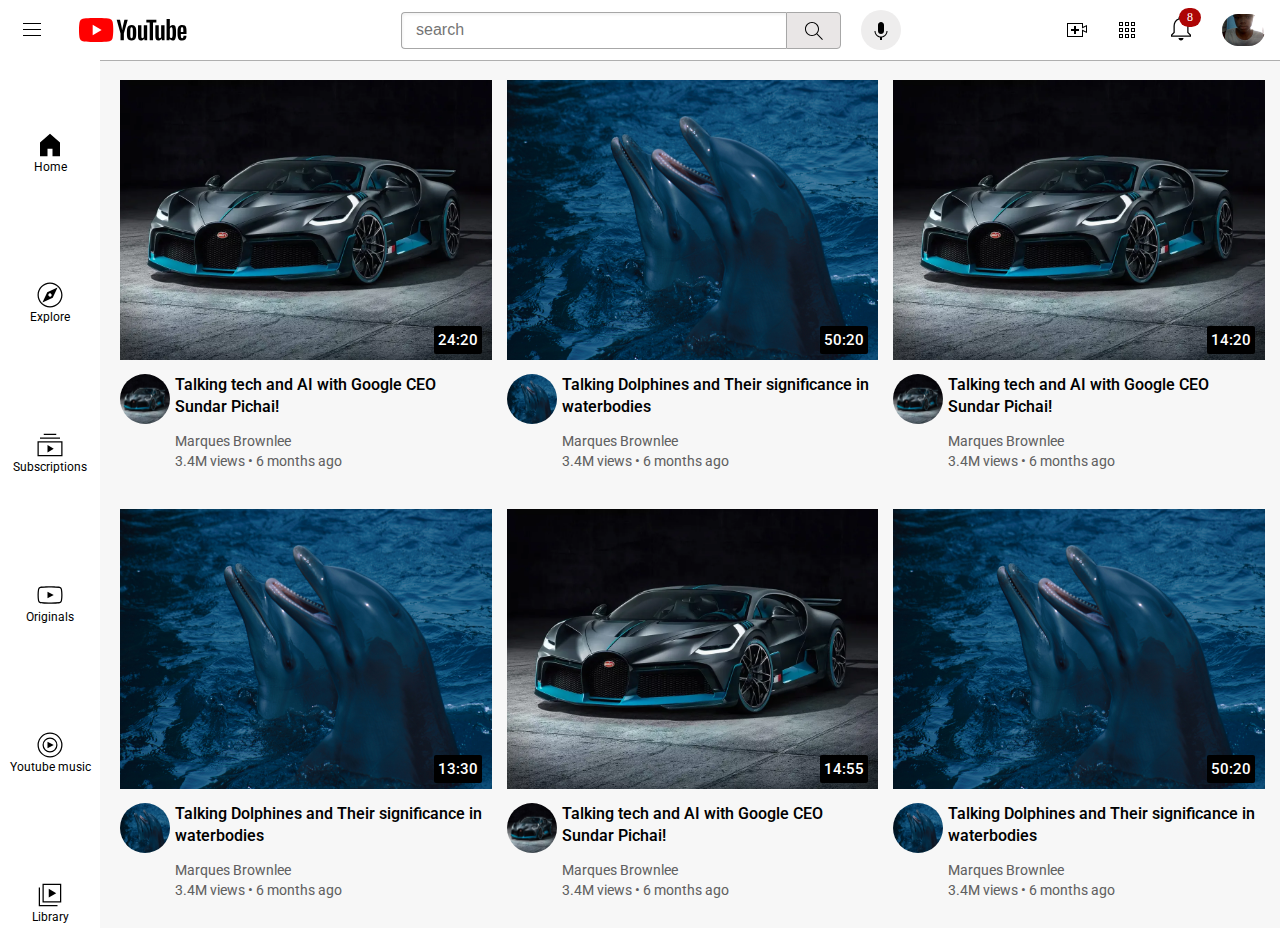
<file: index.htm>
<!DOCTYPE html>
<html lang="en">
  <head>
    <meta charset="UTF-8">
    <meta name="viewport" content="width=device-width, initial-scale=1.0">

    <link rel="stylesheet" href="stylesheet/video.css">
    
    <link rel="stylesheet" href="stylesheet/header.css">

    <link rel="icon" href="image/youtube-logo.jpg">

    <link rel="stylesheet" href="stylesheet/General.css">

    <link rel="stylesheet" href="stylesheet/sidebar.css">

    <title> Youtube.com clone</title>

  </head>
  <body>

    <div class="header">
          <div class="left-section">
           <img class="hamburger-menu" src="icons/hamburger-menu.svg" alt="">
           <img class="youtube-logo" src="icons\youtube-logo.svg" alt="">
          </div>

          <div class="middle-section">
            <input type="text" placeholder="search" class="search-bar">

            <button class="search-btn">
                <img class="search-icon" src="icons\search.svg" alt="">
            </button>
            <button class="voice-search-btn">
                  <img class="voice-search-icon" src="icons\voice-search-icon.svg" alt="">
            </button>
    </div>


          <div class="right-section">
               <img class="upload-icon" src="icons\upload.svg" alt="">
               <img class="youtube-apps-icon" src="icons\youtube-apps.svg" alt="">
               
               <div class="notification-container">
                <img class="notifications-icon" src="icons\notifications.svg" alt="">
                 <div class="notification-count">
                  8
                 </div>
               </div>     
               <img class="profile-picture" src="image\WIN_20240411_13_02_54_Pro.jpg" alt="">
          </div>
   </div>


   <div class="sidebar">
      <div class="sidebar-link">
        <img src="icons/home.svg" alt="" class="home">
        <p>Home</p>
      </div>

      <div class="sidebar-link">
         <img src="icons\explore.svg" alt="" class="explore">
         <p>Explore</p>
      </div>

      <div class="sidebar-link">
          <img src="icons\subscriptions.svg" alt="" class="subscriptions">
          <p>Subscriptions</p>
      </div>


      <div class="sidebar-link">
          <img src="icons\originals.svg" alt="" class="originals">
          <p>Originals</p>
      </div>


      <div class="sidebar-link">
           <img src="icons\youtube-music.svg" alt="" class="youtube-music">
           <p>Youtube music</p>
      </div>


      <div class="sidebar-link">
           <img src="icons\library.svg" alt="" class="library">
           
           <p>Library</p>

      </div>
   </div>




        

<div class="video-grid">
        <div class="video-preview">

          <div class="thumbnail-row">
                <img src="image/BUG1.webp" class="thumbnail" alt="An image of a Bugatti car">

                <div class="time">
                  24:20
                </div>
          </div>
          <div class="grid">
                <div class="channel-picture">
                  <img class="profile-pic" src="image/BUG1.webp" alt="">
                </div>

                <div class="video-info">
                  <p class="video-title">
                    Talking tech and AI with Google CEO Sundar Pichai! 
                  </p>
            
                  <p class="video-author">
                    Marques Brownlee
                  </p>
            
                  <p class="video-stats">
                    3.4M views &bull; 6 months ago 
                  </p>
                </div>
              
          </div>            
       </div>





<div class="video-preview">

      <div class="thumbnail-row">
      <img src="image/dolphine.jpg" class="thumbnail" alt="An image of a Bugatti car">


      <div class="time">
        50:20
      </div>


      </div>


      <div class="grid">
      <div class="channel-picture">
      <img class="profile-pic" src="image/dolphine.jpg" alt="">
      </div>

      <div class="video-info">
      <p class="video-title">
      Talking Dolphines and Their significance in waterbodies
      </p>

      <p class="video-author">
      Marques Brownlee
      </p>

      <p class="video-stats">
      3.4M views &bull; 6 months ago 
      </p>
      </div>           
      </div>

</div>



<div class="video-preview">

    <div class="thumbnail-row">
    <img src="image/BUG1.webp" class="thumbnail" alt="An image of a Bugatti car">

    <div class="time">
        14:20
    </div>

    </div>
    <div class="grid">
    <div class="channel-picture">
    <img class="profile-pic" src="image/BUG1.webp" alt="">
    </div>

    <div class="video-info">
    <p class="video-title">
    Talking tech and AI with Google CEO Sundar Pichai! 
    </p>

    <p class="video-author">
    Marques Brownlee
    </p>

    <p class="video-stats">
    3.4M views &bull; 6 months ago 
    </p>
    </div>

    </div>            
</div>


<div class="video-preview">

    <div class="thumbnail-row">
    <img src="image/dolphine.jpg" class="thumbnail" alt="An image of a Bugatti car">

    <div class="time">
      13:30
     </div>
    </div>


    <div class="grid">
    <div class="channel-picture">
    <img class="profile-pic" src="image/dolphine.jpg" alt="">
    </div>

    <div class="video-info">
    <p class="video-title">
    Talking Dolphines and Their significance in waterbodies
    </p>

    <p class="video-author">
    Marques Brownlee
    </p>

    <p class="video-stats">
    3.4M views &bull; 6 months ago 
    </p>
    </div>           
</div>

</div>


<div class="video-preview">

    <div class="thumbnail-row">
    <img src="image/BUG1.webp" class="thumbnail" alt="An image of a Bugatti car">

    <div class="time">
      14:55
    </div>

    </div>
    <div class="grid">
    <div class="channel-picture">
    <img class="profile-pic" src="image/BUG1.webp" alt="">
    </div>

    <div class="video-info">
    <p class="video-title">
    Talking tech and AI with Google CEO Sundar Pichai! 
    </p>

    <p class="video-author">
    Marques Brownlee
    </p>

    <p class="video-stats">
    3.4M views &bull; 6 months ago 
    </p>
    </div>

    </div>            
</div>


<div class="video-preview">

    <div class="thumbnail-row">
    <img src="image/dolphine.jpg" class="thumbnail" alt="An image of a Bugatti car">

    <div class="time">
      50:20
    </div>
  
    </div>


    <div class="grid">
    <div class="channel-picture">
    <img class="profile-pic" src="image/dolphine.jpg" alt="">
    </div>

    <div class="video-info">
    <p class="video-title">
    Talking Dolphines and Their significance in waterbodies
    </p>

    <p class="video-author">
    Marques Brownlee
    </p>

    <p class="video-stats">
    3.4M views &bull; 6 months ago 
    </p>
    </div>           
</div>

</div>





</div>         
       
             
   
        
  </body>
</html>
</file>
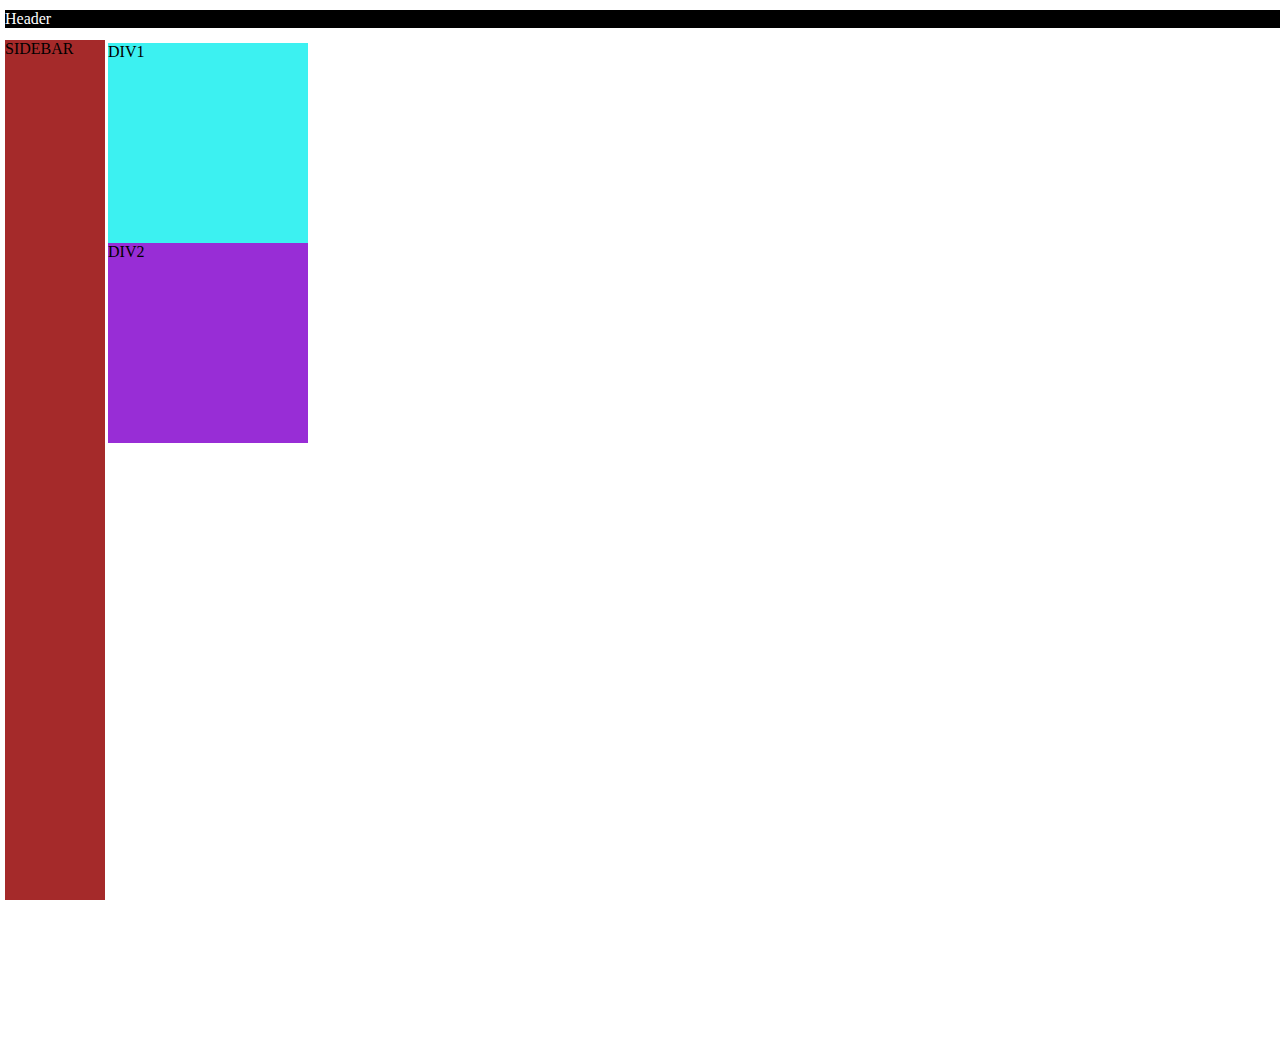
<file: css-positioning.html>
<!DOCTYPE html>
<html lang="en">
<head>
  <meta charset="UTF-8">
  <meta name="viewport" content="width=device-width, initial-scale=1.0">
  <title>Positioning</title>

  <style>

          body{
            height: 1000px;
            padding-left: 100px;
            padding-top: 35px;
          }

          .header{
             background-color: black;
             color: white;
             position: fixed;
             top: 10px;
             left: 5px;
             right: 0;
            }

           .div1{
            background-color: rgb(60, 241, 241);
            width: 200px;
            height: 200px;
           }


           .div2{
            background-color: rgb(152, 45, 214);
            width: 200px;
            height: 200px;
           }


           .sidebar{
             background-color: brown;
             top: 40px;
             position: fixed;
             bottom: 0;
             left: 5px;
             width: 100px;
           }
  </style>
</head>
<body>

    <div class="sidebar">
        SIDEBAR
    </div>
       <div class="header">
        Header
       </div>
       <div class="div1">DIV1</div>
       <div class="div2">DIV2</div>
</body>
</html>
</file>
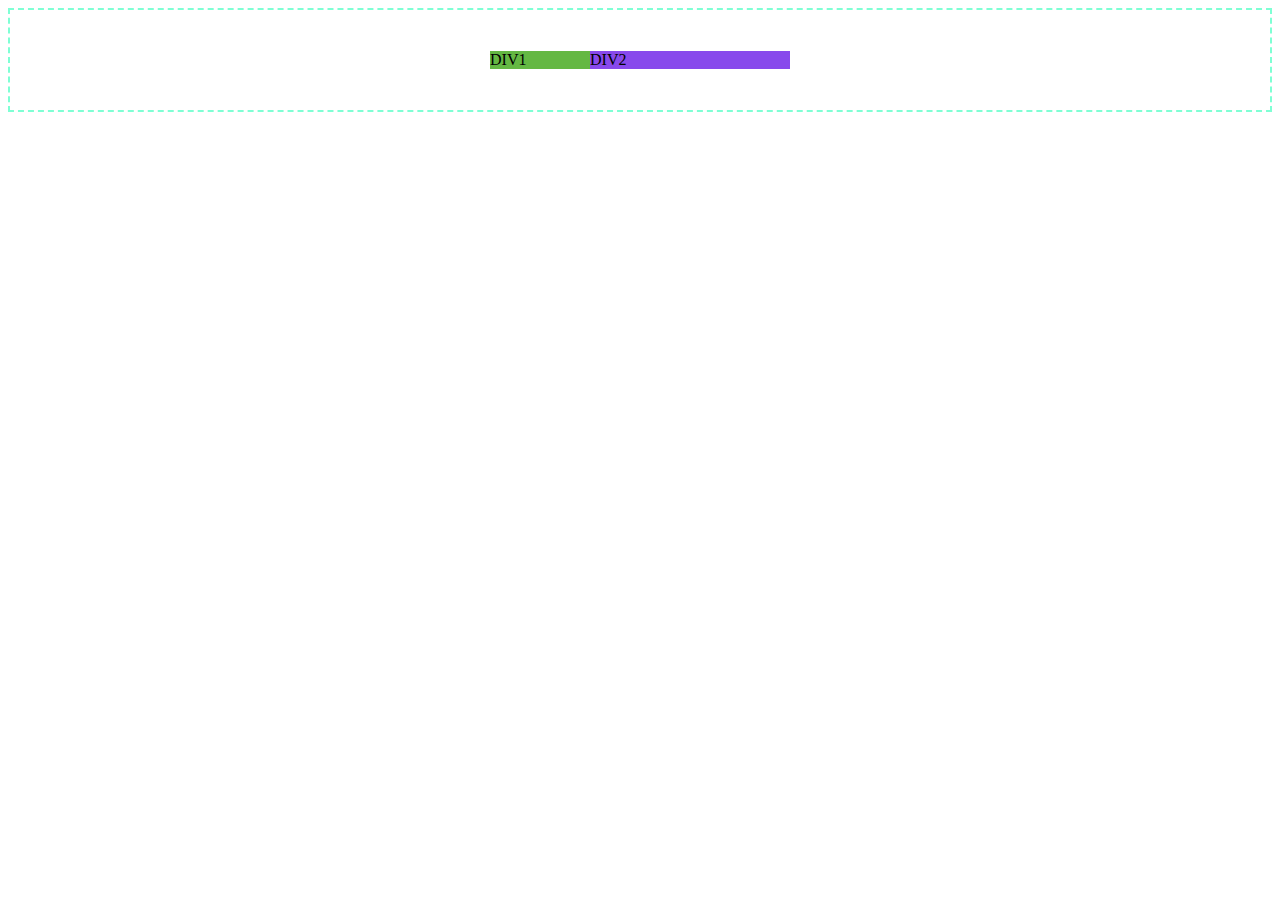
<file: flexbox.htm>
<!DOCTYPE html>
<html lang="en">
<head>
  <meta charset="UTF-8">
  <meta name="viewport" content="width=device-width, initial-scale=1.0">
  <title>Document</title>

  <style>
       .flex{
          display: flex;
          flex-direction: row;
          border-width: 2px;
          border-style: dashed;
          border-color: aquamarine;
          justify-content: center;
          align-items: center;
          height: 100px;
       }

       .d{
        background-color: rgb(100, 184, 67);
        width: 100px;
       
       }


       .e{
        background-color: rgb(136, 73, 236);
        width: 200px;
        
       }


  </style>
</head>
<body>
         <div class="flex">
               <div class="d">DIV1</div>
               <div class="e">DIV2</div>
         </div>
</body>
</html>
</file>
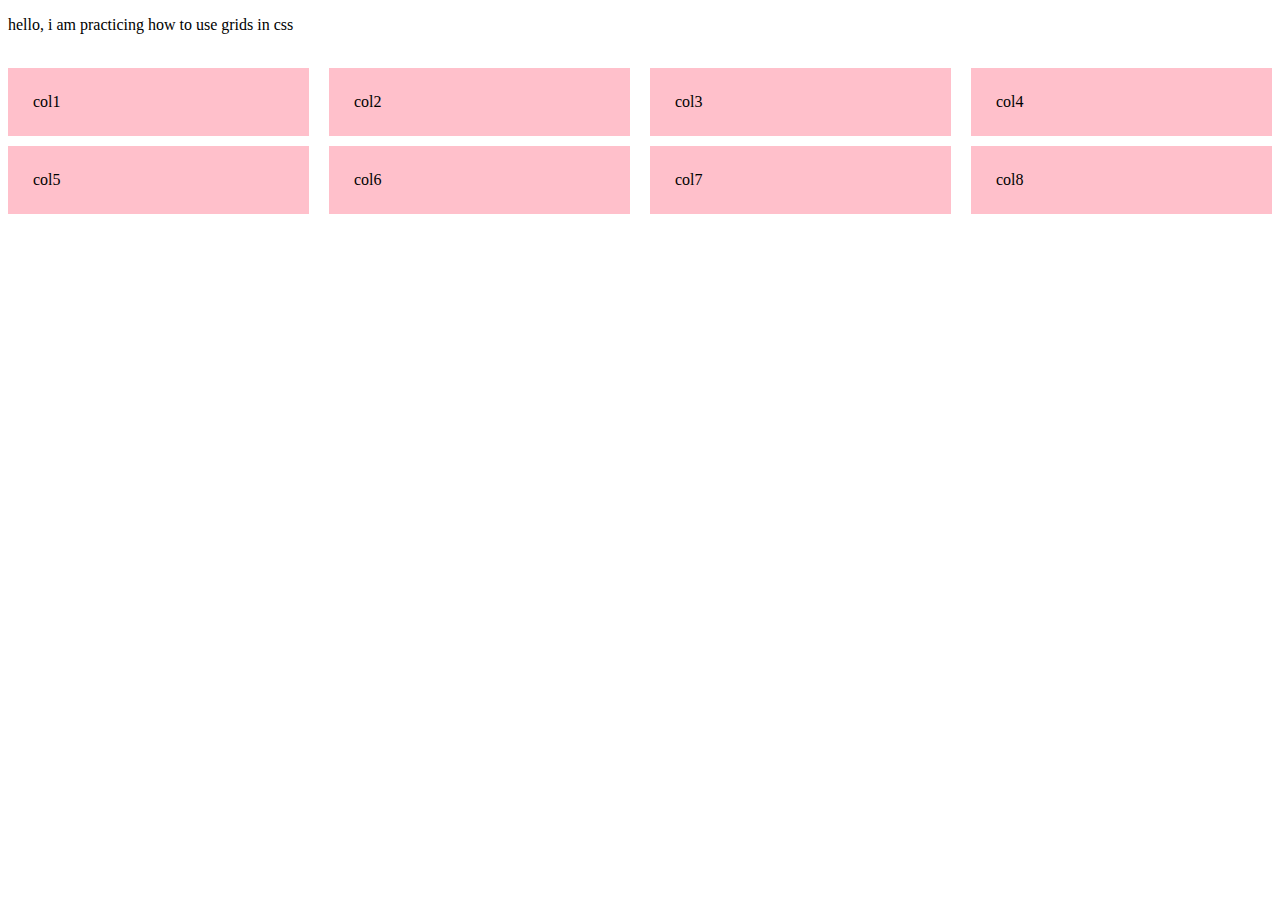
<file: grid.htm>
<!DOCTYPE html>
<html lang="en">
<head>
  <meta charset="UTF-8">
  <meta name="viewport" content="width=device-width, initial-scale=1.0">
  <title>grid</title>


  <style>
          .grid{
            display: grid;
            grid-template-columns: 1fr 1fr 1fr 1fr;
            column-gap: 20px;
             row-gap: 10px;
          }

          .m{
            background-color: pink;
            padding: 25px;
          }
  </style>
</head>
<body>
      <p>hello, i am practicing how to use grids in css</p>
      <br>





       <div class="grid">
             <div class="m">col1</div>
             <div class="m">col2</div>
             <div class="m">col3</div>
             <div class="m">col4</div>
             <div class="m">col5</div>
             <div class="m">col6</div>
             <div class="m">col7</div>
             <div class="m">col8</div>
       </div>
</body>
</html>
</file>
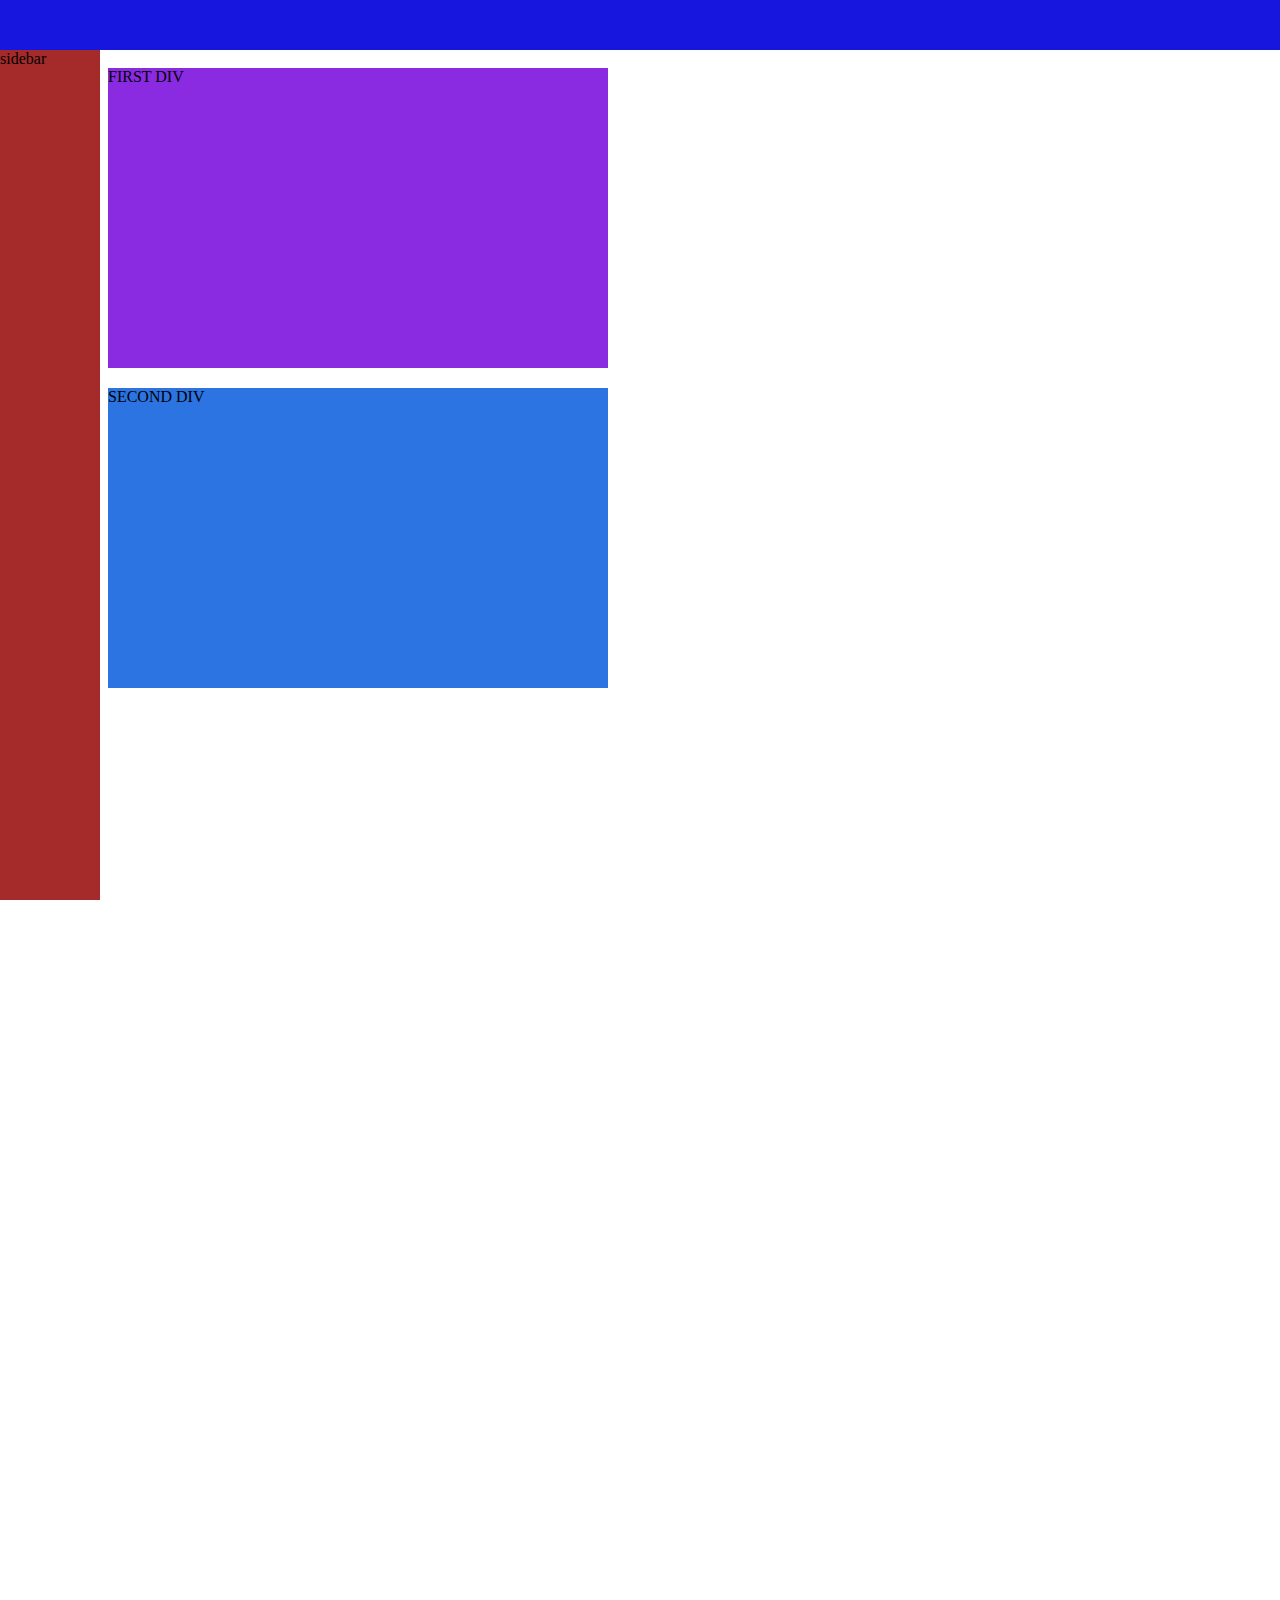
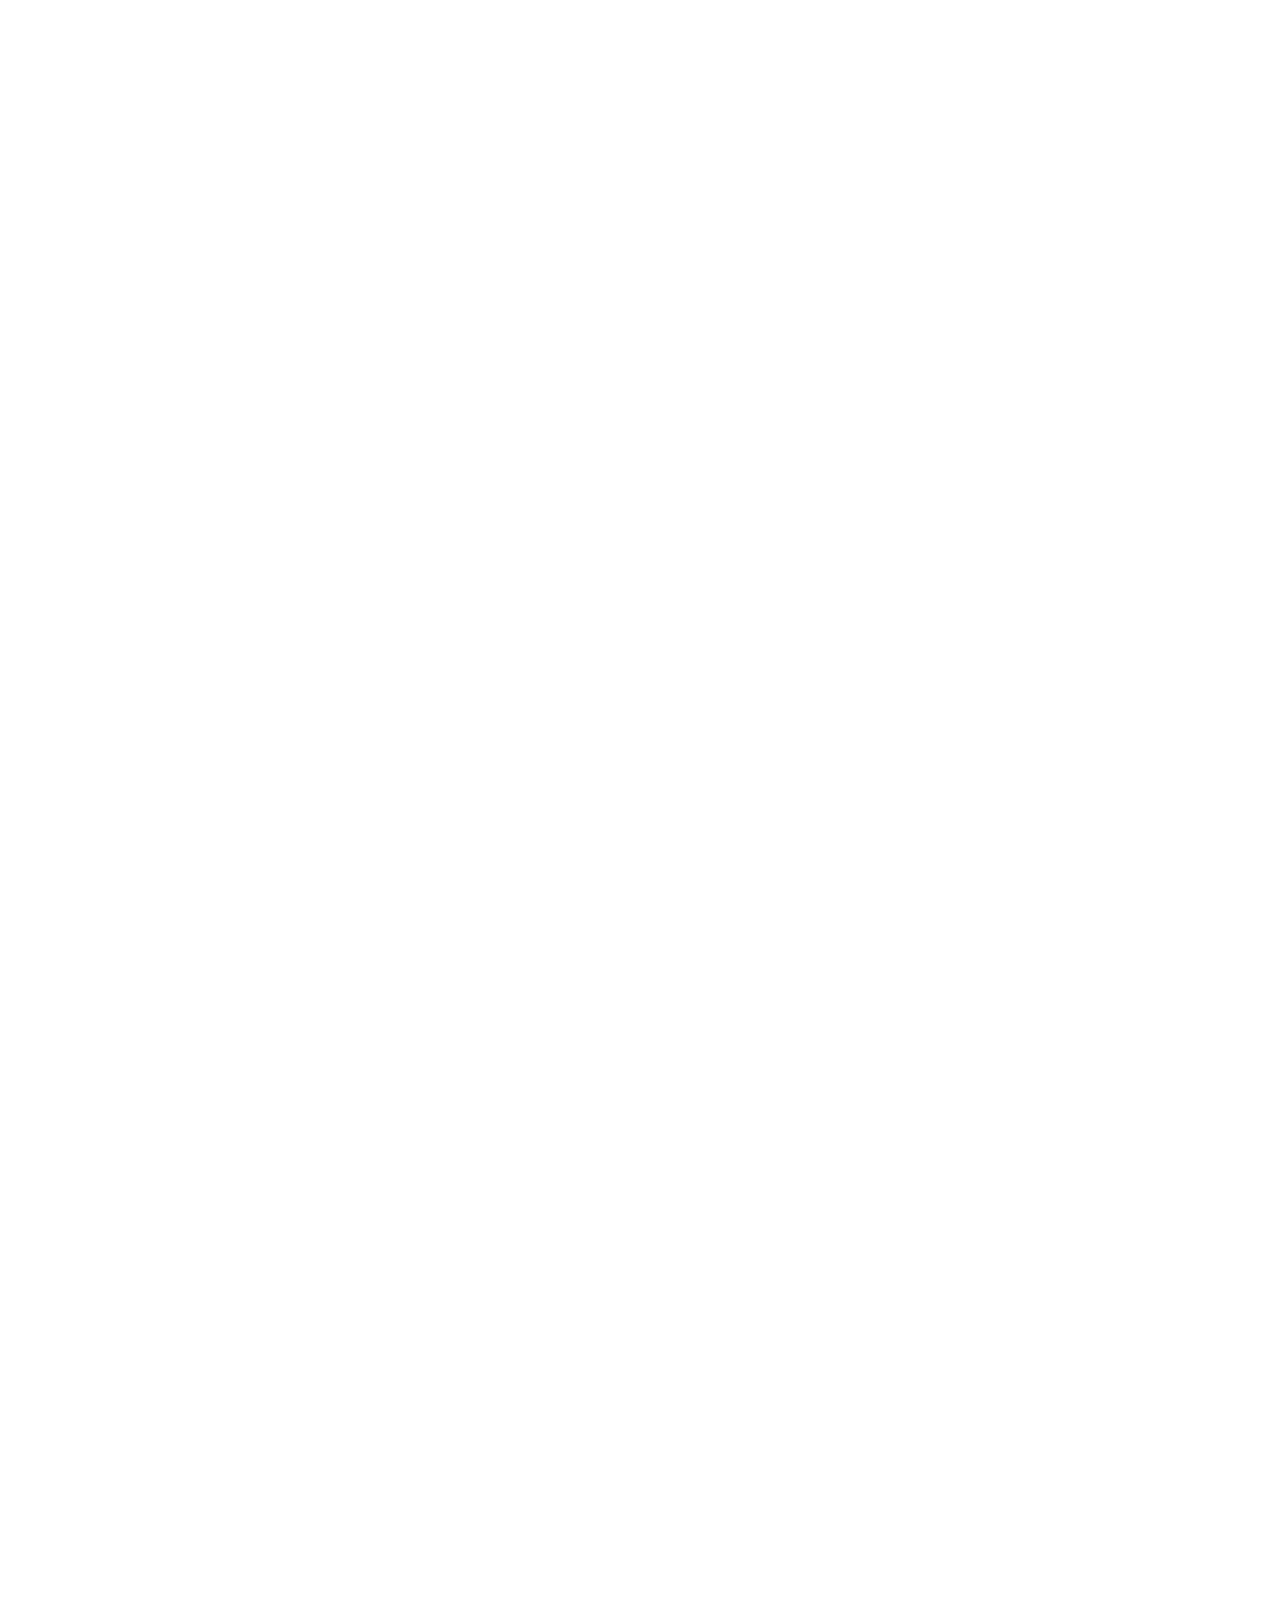
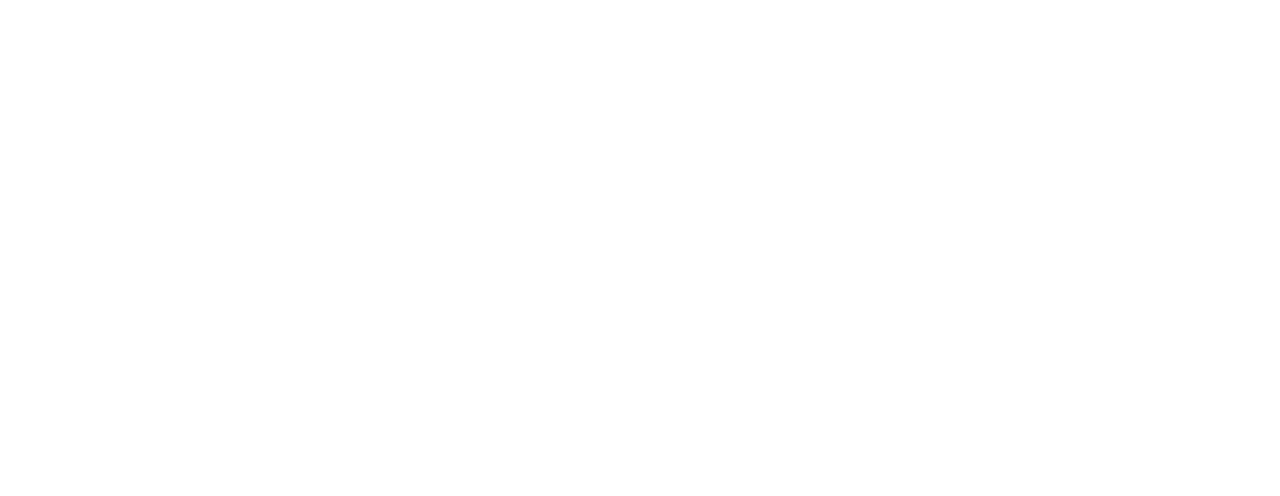
<file: side-practice.html>
<!DOCTYPE html>
<html lang="en">
<head>
  <meta charset="UTF-8">
  <meta name="viewport" content="width=device-width, initial-scale=1.0">
  <title>SIDE BAR</title>

  <style>
           body{
              padding-bottom: 3000px;
              padding-top: 60px;
              padding-left: 100px;
           }
          .navigation{
            background-color: rgb(22, 22, 223);
            height: 50px;
            position: fixed;
            left: 0;
            right: 0;
            top: 0;
          }

          .div1{
            background-color: blueviolet;
            height: 300px;
            width: 500px;
            margin-bottom: 20px;
          }

          .div2{
            background-color: rgb(43, 116, 226);
            height: 300px;
            width: 500px;
          }

          .side{
            background-color: brown;
            position: fixed;
            top: 50px;
            left: 0;
            bottom: 0;
            width: 100px;
          }
  </style>
</head>
<body>
       <div class="navigation"></div>

      <div class="side">
        sidebar
      </div>

       <div class="div1">
        FIRST DIV
       </div>


       <div class="div2">
        SECOND DIV
       </div>
</body>
</html>
</file>
<file: stylesheet/video.css>
@import url('https://fonts.googleapis.com/css2?family=Roboto:ital,wght@0,100;0,300;0,400;0,500;0,700;0,900;1,100;1,300;1,400;1,500;1,700;1,900&display=swap');


body{
  padding-bottom: 30px;
}

.thumbnail{
  width: 100%;
  height: 280px;
}


.video-stats,
.video-author{
  display: block;
}

.video-preview{
  display: inline-block;
  vertical-align: top;
  margin-right: 15px;
}

.channel-picture{
  vertical-align: top;
}

.profile-pic{
  width: 50px;
  height: 50px;
  border-radius: 30px;
}


.video-info{
  display: inline-block;
}


.video-title{
  margin-top: 0;
  font-weight: 550;
  line-height: 22px;
  margin-bottom: 15px;
}


.thumbnail-row{
  margin-bottom: 10px;
  position: relative;
}

.time{
  position: absolute;
  background-color: black;
  color: white;
  bottom: 10px;
  right: 10px;
  font-family: Roboto;
  font-size: 15px;
  font-weight: 500;
  padding-top: 5px;
  padding-bottom: 5px;
  padding-right: 4px;
  padding-left: 4px;
  border-radius: 2px;
}

p{
  font-family: Roboto, Arial, Helvetica, sans-serif;
  margin-top: 0;
  margin-bottom: 0;
}

.video-stats,
.video-author{
  font-size: 14px;
  color: rgb(96, 96 , 96);
  font-weight: 410;
}


.video-author{
  margin-bottom: 4px;
}

.grid{
  display: grid;
  grid-template-columns: 50px 1fr;
  column-gap: 5px;
}

.video-grid{
  display: grid;
  grid-template-columns: 1fr 1fr 1fr;
  row-gap: 40px;
}
</file>
<file: stylesheet/header.css>
.header{
  height: 60px;
  display : flex;
  flex-direction: row;
  justify-content: space-between;
  padding-right: 15px;
  position: fixed;
  background-color: white;
  top: 0;
  left: 0;
  right: 0;
  border-bottom-width: 1px;
  border-bottom-style: solid;
  border-bottom-color: rgb(175, 175, 175);
  z-index: 200;
}


.notification-container{
   position: relative;
}

.notification-count{
 position: absolute;
 top: -5px;
 right: -5px;
 color: white;
 background-color: rgb(173, 5, 5);
 padding-left: 8px;
 padding-right: 8px;
 padding-top: 2px;
 padding-bottom: 2px;
 border-radius: 50px;
 font-size: 12px;
}

.hamburger-menu{
  height: 30px;
  margin-left: 20px;
  margin-right: 35px;
  height: 24px;
}

.youtube-logo{
  height: 24px;
}

.left-section{
  display: flex;
  align-items: center;
}

.middle-section{
  margin-left: 80px;
  max-width: 500px;
  display: flex;
  align-items: center;
  flex: 1;
}

.right-section{
  margin-left: 30px;
  width: 200px;
}

.search-btn{
  height:37px;
  width: 55px;
  padding-top: 5px;
  border-style: solid;
  border-width: 1px;
  background-color: rgb(233, 230, 230);
  border-color: rgb(167, 167, 167);
  border-top-right-radius: 4px;
  border-bottom-right-radius: 4px;
  margin-right: 10px;
}

.voice-search-btn{
  height: 40px;
  width: 40px;
  border-radius: 20px;
  border: none;
  margin-left: 10px;
  background-color: rgb(238, 237, 237);
}

.voice-search-icon{
  margin-top: 4px;
  height: 24px;
}

.search-bar{
  flex:1;
  height: 33px;
  border-color: rgb(167, 167, 167);
  border-width: 1px;
  border-style: solid;
  border-top-left-radius: 4px;
  border-bottom-left-radius: 4px;
  border-right: none;
  font-size: 16px;
  box-shadow: inset 1px 2px 3px rgba(0, 0, 0, 0.05);
}


.search-bar::placeholder{
  font-size: 16px;
  padding-left: 12px;
  font-size: 16px;
}

.search-icon{
  height: 24px;
}


.upload-icon{
  height: 24px;
}


.youtube-apps-icon{
  height: 24px;
}

.notifications-icon{
  height: 30px;
}


.profile-picture{
  height: 32px;
  border-radius: 20px;
}


.right-section{
  display: flex;
  align-items: center;
  justify-content: space-between;
  flex-shrink: 0;
}
</file>
<file: stylesheet/General.css>
body{
  margin: 0;
  padding-top: 80px;
  padding-left: 120px;
  background-color: rgba(202, 202, 202, 0.144);
}
</file>
<file: stylesheet/sidebar.css>
.sidebar{
  position: fixed;
  left: 0;
  bottom: 0;
  top: 60px;
  background-color: white;
  width: 100px;
  z-index: 1000;
  padding-top: 50px;
}

.sidebar-link{
  background-color: white;
  display: flex;
  flex-direction: column;
  justify-content: start;
  align-items: center;
  padding-top: 20px;
  padding-bottom: 10px;
  height: 120px;
}


.sidebar-link:hover{
  background-color: rgba(59, 59, 59, 0.055);
  cursor: pointer;
}

.sidebar-link img{
  width: 30px;
}

.sidebar-link p{
  font-size: 12px;
}
</file>
